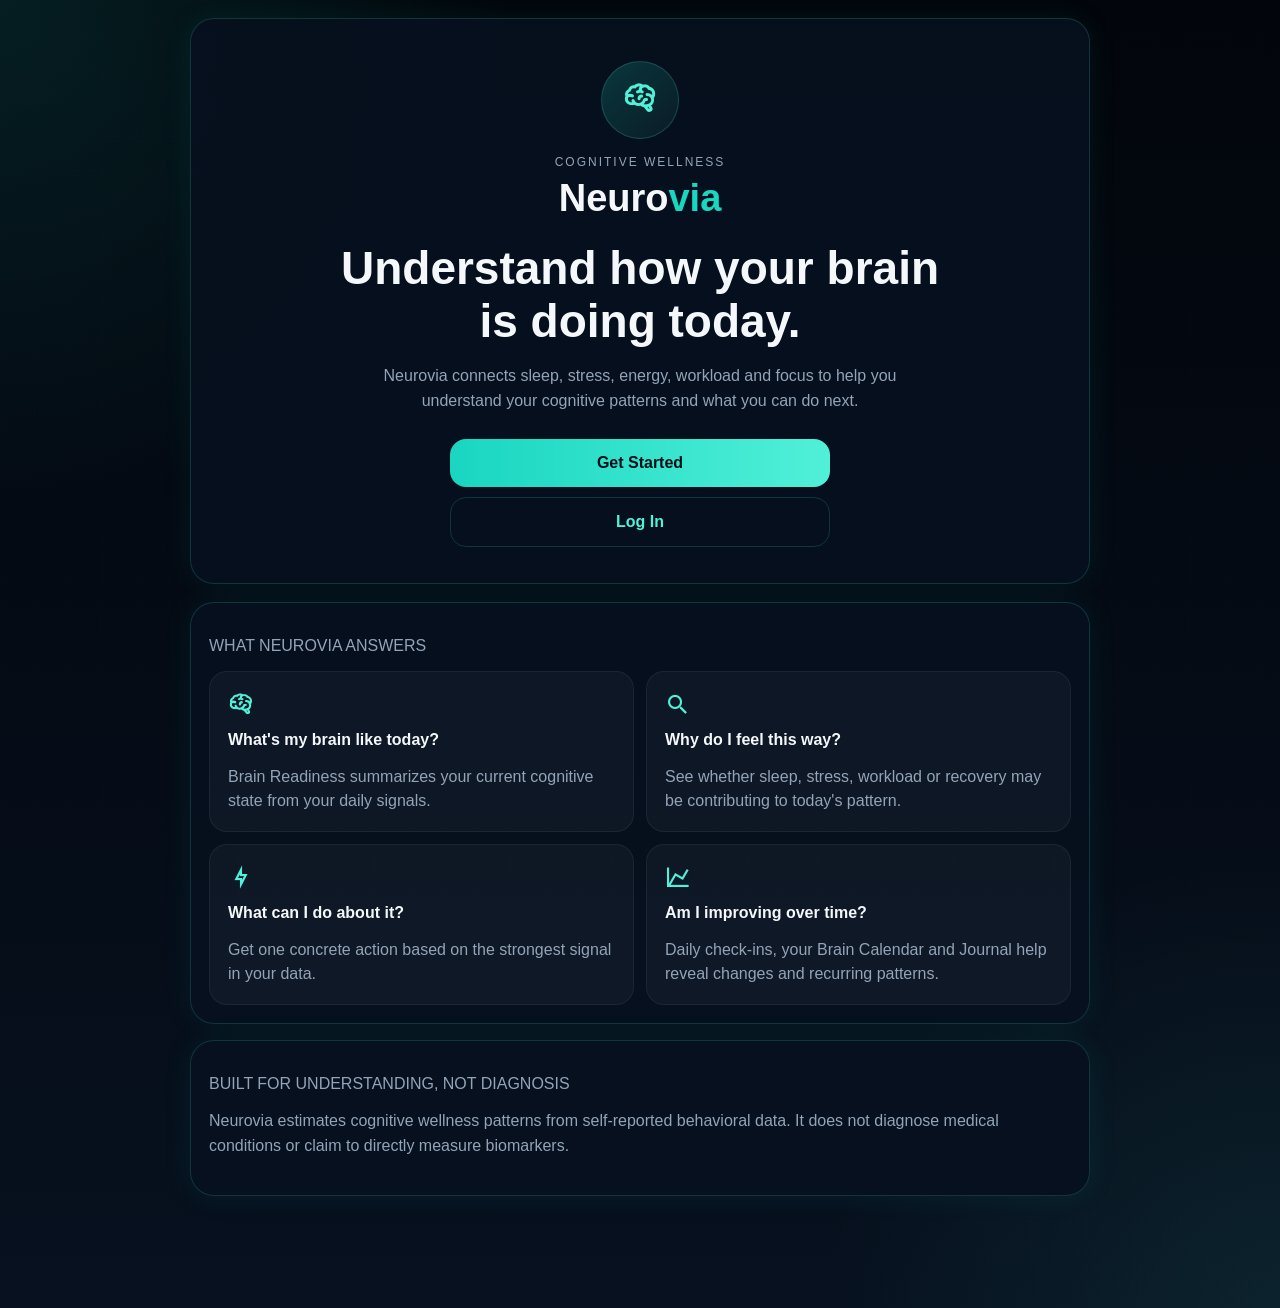
<file: index.html>
<!DOCTYPE html>
<html lang="en">

<head>
  <meta charset="UTF-8">

  <meta
    name="viewport"
    content="width=device-width, initial-scale=1.0"
  >

  <title>Neurovia</title>

  <link
    rel="stylesheet"
    href="css/materialdesignicons.min.css"
  >

  <link
    rel="stylesheet"
    href="css/personalizado.css"
  >
</head>

<body>

  <div class="grid-overlay"></div>

  <main class="screen-container">

    <div class="landing-shell">

      <section class="hero-card landing-hero">

        <div class="logo-circle">
          <i class="mdi mdi-brain"></i>
        </div>

        <p class="muted landing-label">
          COGNITIVE WELLNESS
        </p>

        <h1 class="brand-title">
          Neuro<span>via</span>
        </h1>

        <h2 class="landing-headline">
          Understand how your brain is doing today.
        </h2>

        <p class="brand-subtitle">
          Neurovia connects sleep, stress, energy,
          workload and focus to help you understand
          your cognitive patterns and what you can
          do next.
        </p>

        <div class="landing-actions">

          <button
            id="getStartedBtn"
            class="primary-btn"
            type="button"
          >
            Get Started
          </button>

          <button
            id="loginBtn"
            class="secondary-btn"
            type="button"
          >
            Log In
          </button>

        </div>

      </section>


      <section class="card">

        <p class="muted">
          WHAT NEUROVIA ANSWERS
        </p>

        <div class="landing-question-grid">

          <div class="landing-question">

            <i class="mdi mdi-brain"></i>

            <strong>
              What's my brain like today?
            </strong>

            <p>
              Brain Readiness summarizes your
              current cognitive state from your
              daily signals.
            </p>

          </div>


          <div class="landing-question">

            <i class="mdi mdi-magnify"></i>

            <strong>
              Why do I feel this way?
            </strong>

            <p>
              See whether sleep, stress, workload
              or recovery may be contributing to
              today's pattern.
            </p>

          </div>


          <div class="landing-question">

            <i class="mdi mdi-lightning-bolt-outline"></i>

            <strong>
              What can I do about it?
            </strong>

            <p>
              Get one concrete action based on
              the strongest signal in your data.
            </p>

          </div>


          <div class="landing-question">

            <i class="mdi mdi-chart-line"></i>

            <strong>
              Am I improving over time?
            </strong>

            <p>
              Daily check-ins, your Brain Calendar
              and Journal help reveal changes and
              recurring patterns.
            </p>

          </div>

        </div>

      </section>


      <section class="card">

        <p class="muted">
          BUILT FOR UNDERSTANDING, NOT DIAGNOSIS
        </p>

        <p class="section-subtitle">
          Neurovia estimates cognitive wellness
          patterns from self-reported behavioral
          data. It does not diagnose medical
          conditions or claim to directly measure
          biomarkers.
        </p>

      </section>

    </div>

  </main>


  <script>

    document
      .getElementById("getStartedBtn")
      .addEventListener("click", function () {

        window.location.href =
          "create-account.html";

      });


    document
      .getElementById("loginBtn")
      .addEventListener("click", function () {

        window.location.href =
          "login.html";

      });

  </script>

</body>
</html>
<!-- redeploy -->
</file>
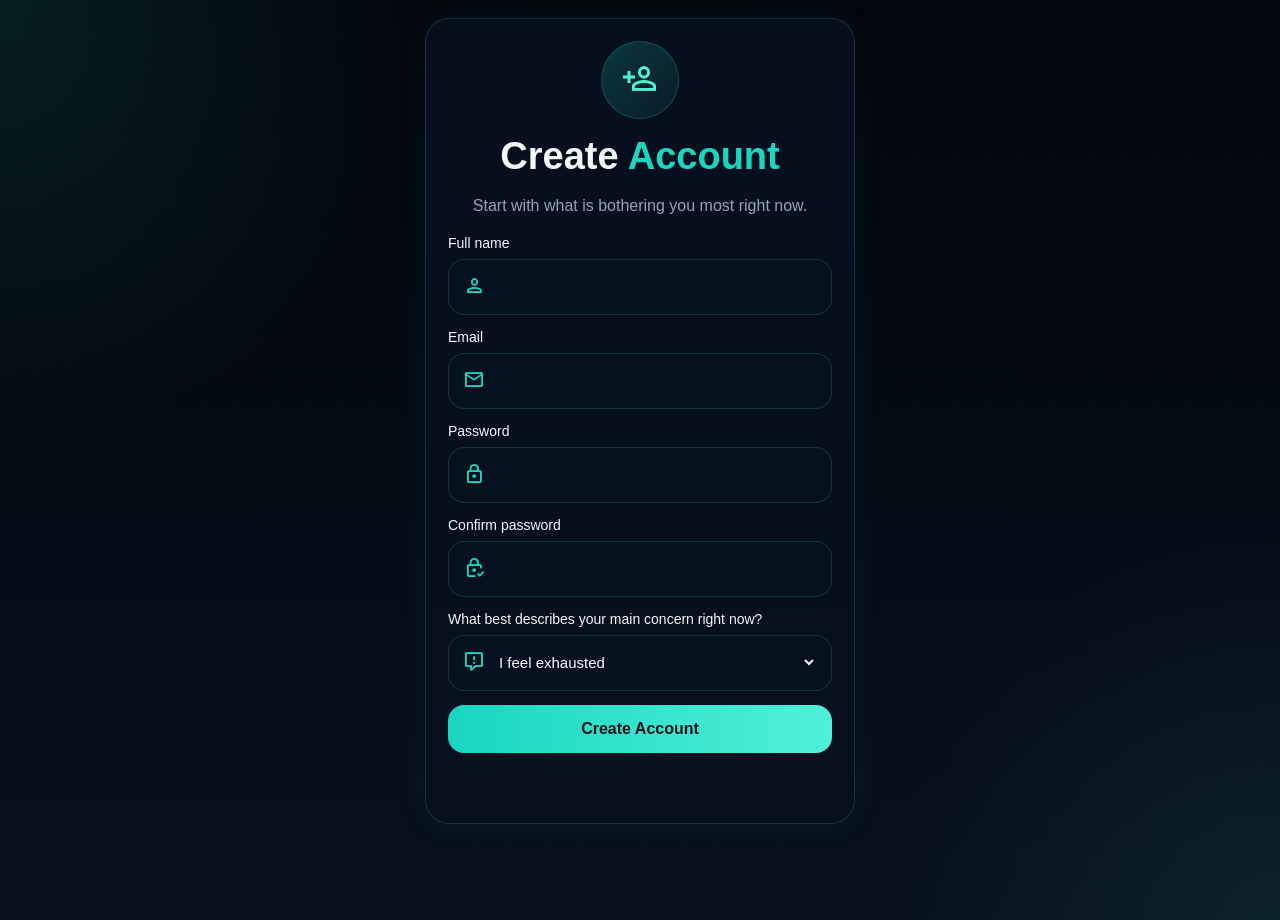
<file: create-account.html>
<!DOCTYPE html>
<html lang="en">
<head>
  <meta charset="UTF-8" />
  <meta name="viewport" content="width=device-width, initial-scale=1.0" />
  <title>Create Account</title>
  <link rel="stylesheet" href="css/materialdesignicons.min.css" />
  <link rel="stylesheet" href="css/personalizado.css" />
</head>
<body>
  <div class="grid-overlay"></div>
  <div class="screen-container">
    <div class="hero-card" style="max-width:430px;margin:auto;">
      <div class="logo-circle"><i class="mdi mdi-account-plus-outline"></i></div>
      <h1 class="brand-title">Create <span>Account</span></h1>
      <p class="brand-subtitle">Start with what is bothering you most right now.</p>

      <form id="createForm">
        <div class="input-row">
          <label>Full name</label>
          <div class="input-box">
            <i class="mdi mdi-account-outline"></i>
            <input id="name" type="text" />
          </div>
        </div>

        <div class="input-row">
          <label>Email</label>
          <div class="input-box">
            <i class="mdi mdi-email-outline"></i>
            <input id="email" type="email" />
          </div>
        </div>

        <div class="input-row">
          <label>Password</label>
          <div class="input-box">
            <i class="mdi mdi-lock-outline"></i>
            <input id="password" type="password" />
          </div>
        </div>

        <div class="input-row">
          <label>Confirm password</label>
          <div class="input-box">
            <i class="mdi mdi-lock-check-outline"></i>
            <input id="confirmPassword" type="password" />
          </div>
        </div>

        <div class="input-row">
          <label>What best describes your main concern right now?</label>
          <div class="input-box">
            <i class="mdi mdi-comment-alert-outline"></i>
            <select id="mainConcern">
              <option value="I feel exhausted">I feel exhausted</option>
              <option value="I can’t focus">I can’t focus</option>
              <option value="I wake up tired">I wake up tired</option>
              <option value="I feel mentally overloaded">I feel mentally overloaded</option>
              <option value="My routine feels unstable">My routine feels unstable</option>
            </select>
          </div>
        </div>

        <button class="primary-btn" type="submit">Create Account</button>
        <p id="createMessage" class="message-text"></p>
      </form>
    </div>
  </div>

  <script src="js/storage.js"></script>
  <script src="js/create-account.js"></script>
</body>
</html>
</file>
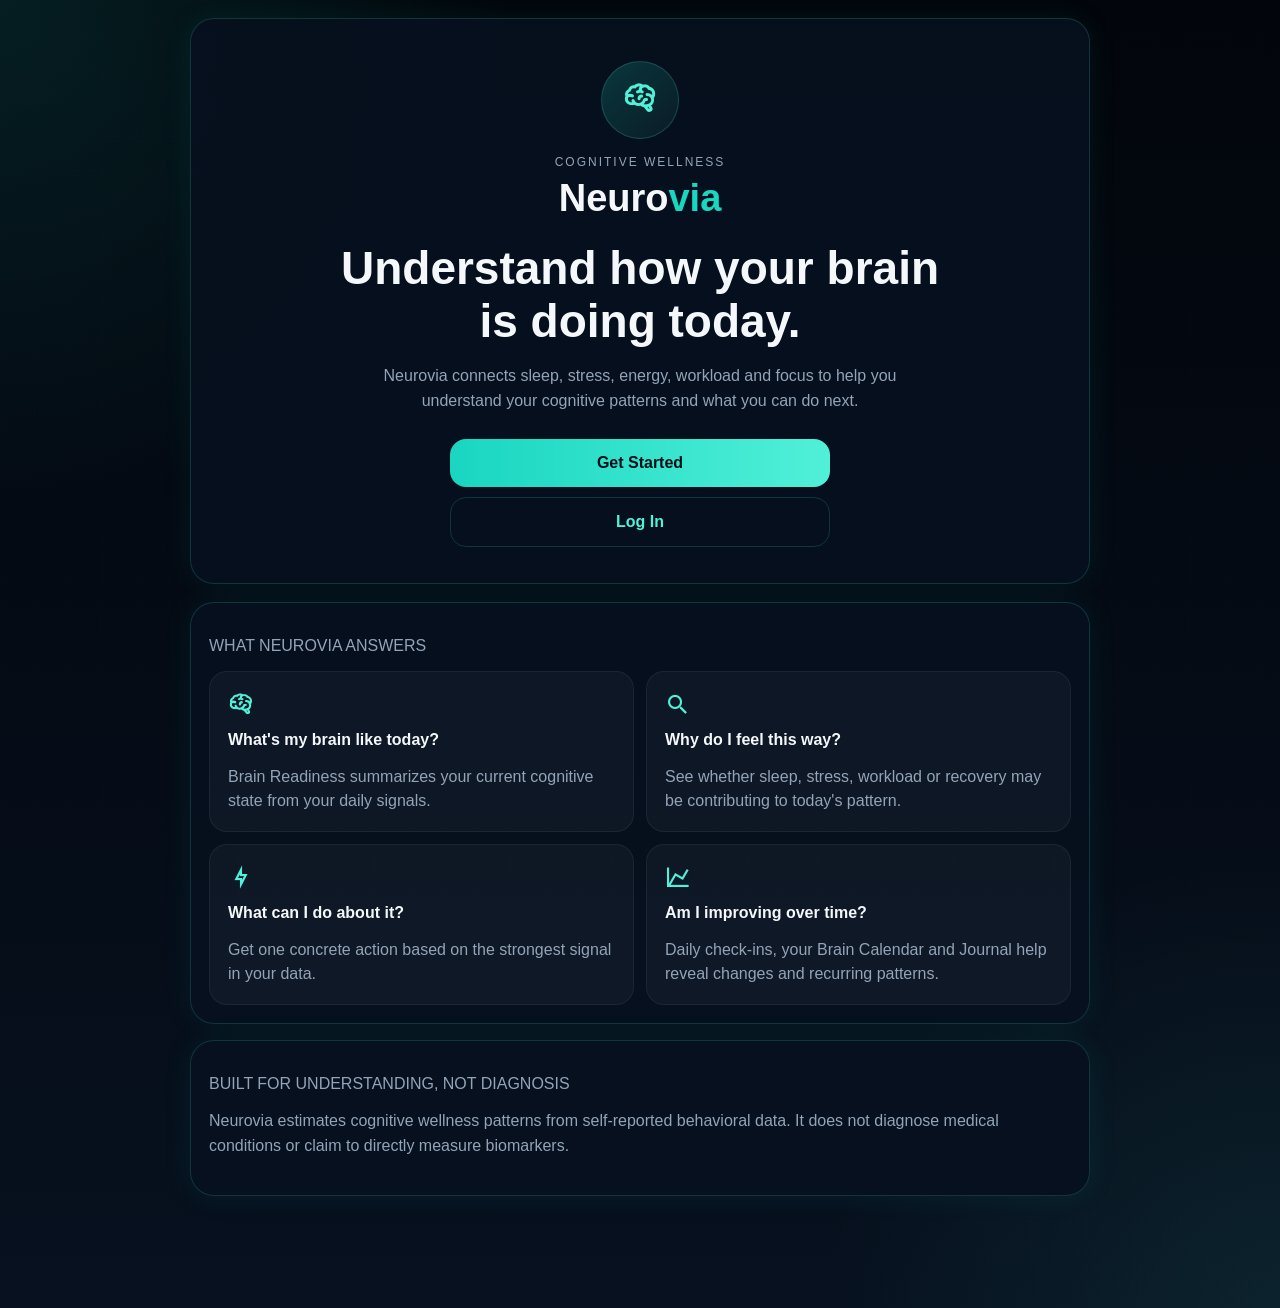
<file: daily-update.html>
<!DOCTYPE html>

<html lang="en">

<head>

  <meta charset="UTF-8">

  <meta
    name="viewport"
    content="width=device-width, initial-scale=1.0"
  >

  <title>
    Daily Check-In - Neurovia
  </title>

  <link
    rel="stylesheet"
    href="css/materialdesignicons.min.css"
  >

  <link
    rel="stylesheet"
    href="css/personalizado.css"
  >

</head>


<body>

  <div class="grid-overlay"></div>


  <main class="screen-container">


    <div
      class="hero-card"
      style="
        max-width:520px;
        margin:0 auto;
      "
    >


      <p class="muted">
        DAILY CHECK-IN
      </p>


      <h1 class="section-title">
        How is your brain doing today?
      </h1>


      <p class="section-subtitle">

        Track the signals that change from
        day to day.

        Neurovia uses them to estimate
        Brain Readiness, Recovery and
        Cognitive Load and to build
        personal patterns over time.

      </p>


      <form id="dailyUpdateForm">


        <!-- SLEEP TIME -->


        <div class="input-row">

          <label>
            What time did you fall asleep?
          </label>


          <div class="input-box">

            <i
              class="mdi mdi-weather-night"
            ></i>


            <input
              id="sleepTime"
              type="time"
              required
            >

          </div>

        </div>


        <!-- WAKE TIME -->


        <div class="input-row">

          <label>
            What time did you wake up?
          </label>


          <div class="input-box">

            <i
              class="mdi mdi-weather-sunset-up"
            ></i>


            <input
              id="wakeTime"
              type="time"
              required
            >

          </div>

        </div>


        <!-- SLEEP QUALITY -->


        <div class="input-row">

          <label>
            How was your sleep quality?
          </label>


          <div class="input-box">

            <i
              class="mdi mdi-bed-outline"
            ></i>


            <select
              id="sleepQuality"
              required
            >

              <option value="">
                Select 1–10
              </option>

              <option value="1">
                1 — Very poor
              </option>

              <option value="2">2</option>

              <option value="3">3</option>

              <option value="4">4</option>

              <option value="5">
                5 — Average
              </option>

              <option value="6">6</option>

              <option value="7">7</option>

              <option value="8">8</option>

              <option value="9">9</option>

              <option value="10">
                10 — Excellent
              </option>

            </select>

          </div>

        </div>


        <!-- RESTED -->


        <div class="input-row">

          <label>
            How rested did you feel when you woke up?
          </label>


          <div class="input-box">

            <i
              class="mdi mdi-weather-sunny"
            ></i>


            <select
              id="restedLevel"
              required
            >

              <option value="">
                Select 1–10
              </option>

              <option value="1">
                1 — Not rested at all
              </option>

              <option value="2">2</option>

              <option value="3">3</option>

              <option value="4">4</option>

              <option value="5">
                5 — Moderate
              </option>

              <option value="6">6</option>

              <option value="7">7</option>

              <option value="8">8</option>

              <option value="9">9</option>

              <option value="10">
                10 — Fully rested
              </option>

            </select>

          </div>

        </div>


        <!-- SCREEN BEFORE SLEEP -->


        <div class="input-row">

          <label>

            How much screen time did you have
            during the hour before sleep?

          </label>


          <div class="input-box">

            <i
              class="mdi mdi-cellphone"
            ></i>


            <select
              id="screenBeforeSleep"
              required
            >

              <option value="">
                Select
              </option>

              <option value="None">
                None
              </option>

              <option value="Less than 15 min">
                Less than 15 min
              </option>

              <option value="15 to 30 min">
                15 to 30 min
              </option>

              <option value="30 to 45 min">
                30 to 45 min
              </option>

              <option value="More than 45 min">
                More than 45 min
              </option>

            </select>

          </div>

        </div>


        <!-- STRESS -->


        <div class="input-row">

          <label>
            How stressed do you feel today?
          </label>


          <div class="input-box">

            <i
              class="mdi mdi-brain"
            ></i>


            <select
              id="stressLevel"
              required
            >

              <option value="">
                Select 1–10
              </option>

              <option value="1">
                1 — Very low
              </option>

              <option value="2">2</option>

              <option value="3">3</option>

              <option value="4">4</option>

              <option value="5">
                5 — Moderate
              </option>

              <option value="6">6</option>

              <option value="7">7</option>

              <option value="8">8</option>

              <option value="9">9</option>

              <option value="10">
                10 — Very high
              </option>

            </select>

          </div>

        </div>


        <!-- ENERGY -->


        <div class="input-row">

          <label>
            How is your energy today?
          </label>


          <div class="input-box">

            <i
              class="mdi mdi-lightning-bolt-outline"
            ></i>


            <select
              id="energyLevel"
              required
            >

              <option value="">
                Select 1–10
              </option>

              <option value="1">
                1 — Exhausted
              </option>

              <option value="2">2</option>

              <option value="3">3</option>

              <option value="4">4</option>

              <option value="5">
                5 — Moderate
              </option>

              <option value="6">6</option>

              <option value="7">7</option>

              <option value="8">8</option>

              <option value="9">9</option>

              <option value="10">
                10 — Very energized
              </option>

            </select>

          </div>

        </div>


        <!-- MENTAL DEMAND -->


        <div class="input-row">

          <label>
            How mentally demanding was your day?
          </label>


          <div class="input-box">

            <i
              class="mdi mdi-chart-timeline-variant"
            ></i>


            <select
              id="workloadLevel"
              required
            >

              <option value="">
                Select 1–10
              </option>

              <option value="1">
                1 — Very light
              </option>

              <option value="2">2</option>

              <option value="3">3</option>

              <option value="4">4</option>

              <option value="5">
                5 — Moderate
              </option>

              <option value="6">6</option>

              <option value="7">7</option>

              <option value="8">8</option>

              <option value="9">9</option>

              <option value="10">
                10 — Extremely demanding
              </option>

            </select>

          </div>

        </div>


        <!-- DISTRACTION -->


        <div class="input-row">

          <label>
            How distracting was your environment?
          </label>


          <div class="input-box">

            <i
              class="mdi mdi-eye-off-outline"
            ></i>


            <select
              id="distractionLevel"
              required
            >

              <option value="">
                Select 1–5
              </option>

              <option value="1">
                1 — Very focused environment
              </option>

              <option value="2">
                2 — Slightly distracting
              </option>

              <option value="3">
                3 — Moderately distracting
              </option>

              <option value="4">
                4 — Very distracting
              </option>

              <option value="5">
                5 — Extremely distracting
              </option>

            </select>

          </div>

        </div>


        <!-- BREAKS -->


        <div class="input-row">

          <label>

            Did you take real breaks between
            demanding activities today?

          </label>


          <div class="input-box">

            <i
              class="mdi mdi-coffee-outline"
            ></i>


            <select
              id="breaksLevel"
              required
            >

              <option value="">
                Select
              </option>

              <option value="None">
                None
              </option>

              <option value="Few">
                Few
              </option>

              <option value="Some">
                Some
              </option>

              <option value="Enough">
                Enough
              </option>

            </select>

          </div>

        </div>


        <!-- FOCUS -->


        <div class="input-row">

          <label>
            How well could you focus today?
          </label>


          <div class="input-box">

            <i
              class="mdi mdi-crosshairs-gps"
            ></i>


            <select
              id="focusLevel"
              required
            >

              <option value="">
                Select 1–10
              </option>

              <option value="1">
                1 — Could not focus
              </option>

              <option value="2">2</option>

              <option value="3">3</option>

              <option value="4">4</option>

              <option value="5">
                5 — Moderate
              </option>

              <option value="6">6</option>

              <option value="7">7</option>

              <option value="8">8</option>

              <option value="9">9</option>

              <option value="10">
                10 — Very focused
              </option>

            </select>

          </div>

        </div>


        <button
          class="primary-btn"
          type="submit"
        >
          Analyze my day
        </button>


        <button
          class="secondary-btn"
          type="button"
          style="margin-top:10px;"
          onclick="
            window.location.href =
            'dashboard.html'
          "
        >
          Back
        </button>


        <p
          id="dailyUpdateMessage"
          class="message-text"
        ></p>


      </form>


    </div>


  </main>


  <script
    src="js/storage.js"
  ></script>


  <script
    src="js/scoring.js"
  ></script>


  <script
    src="js/daily-update.js"
  ></script>


</body>

</html>
</file>
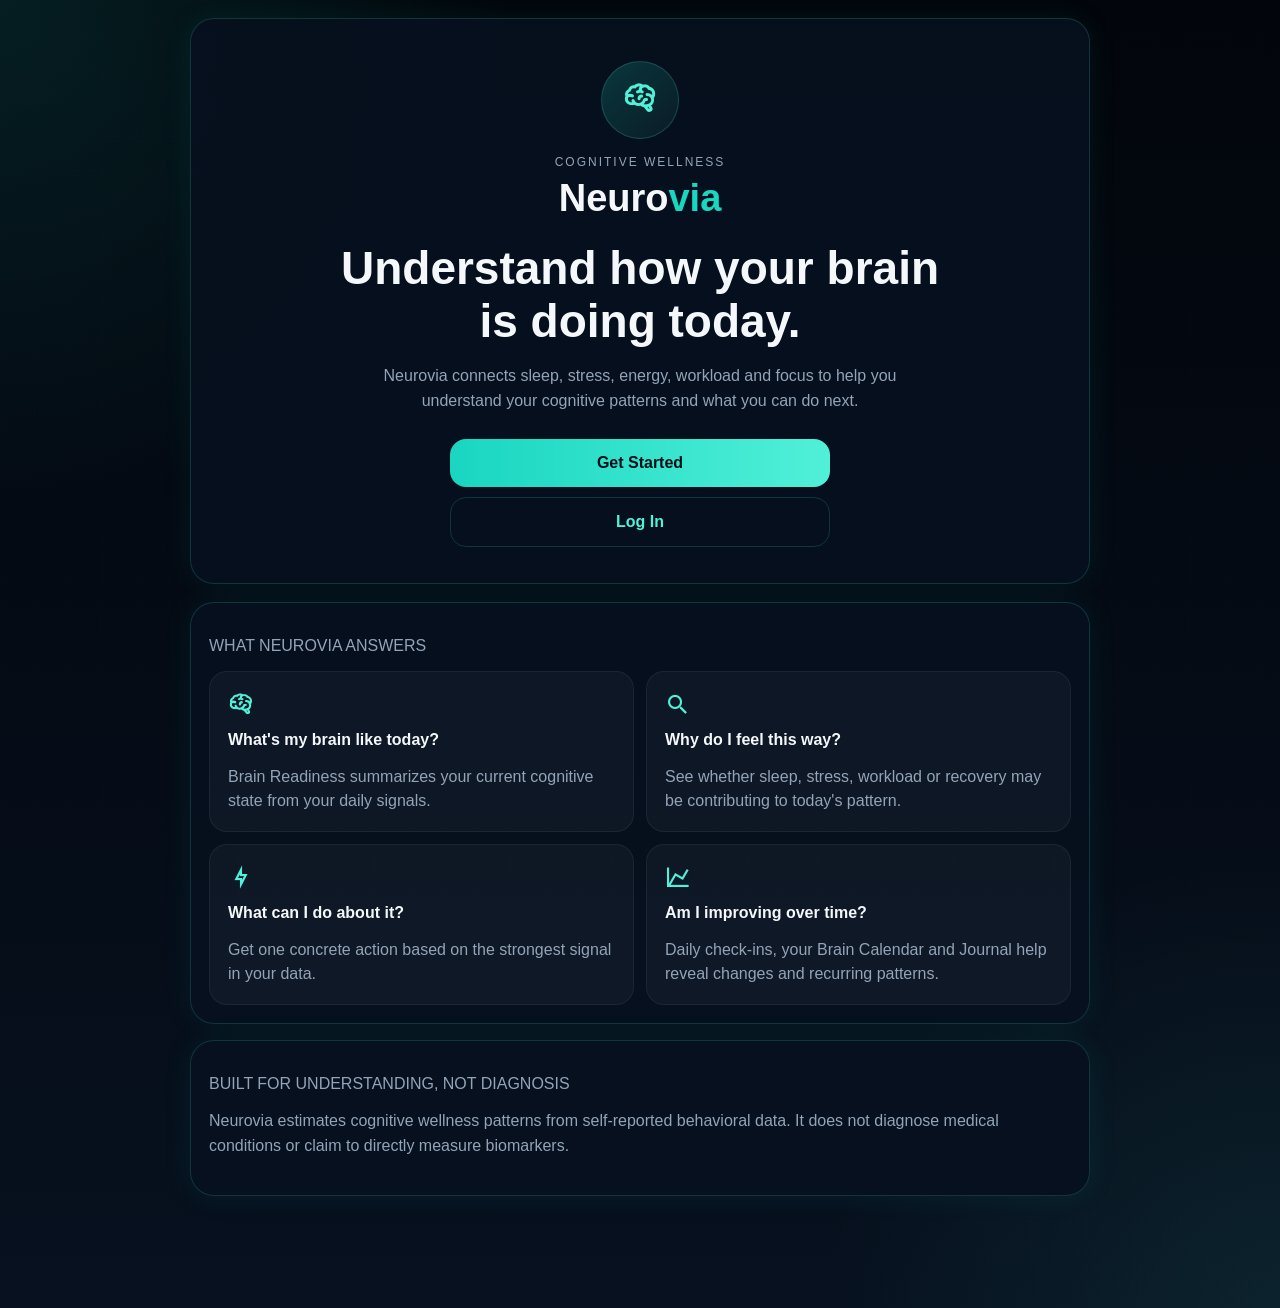
<file: dashboard.html>
<!DOCTYPE html>
<html lang="en">

<head>
  <meta charset="UTF-8">

  <meta
    name="viewport"
    content="width=device-width, initial-scale=1.0"
  >

  <title>Neurovia</title>

  <link
    rel="stylesheet"
    href="css/materialdesignicons.min.css"
  >

  <link
    rel="stylesheet"
    href="css/personalizado.css"
  >
</head>

<body>

  <div class="grid-overlay"></div>

  <div class="screen-container">

    <section id="homeTab"></section>

    <section
      id="improvementTab"
      class="hidden"
    ></section>

    <section
      id="calendarTab"
      class="hidden"
    ></section>

    <section
      id="journalTab"
      class="hidden"
    ></section>

    <section
      id="profileTab"
      class="hidden"
    ></section>

  </div>

  <nav class="tabbar">

    <button
      class="tab-btn active"
      data-tab="home"
    >
      <i class="mdi mdi-brain"></i>
      Today
    </button>

    <button
      class="tab-btn"
      data-tab="improvement"
    >
      <i class="mdi mdi-chart-line"></i>
      Improve
    </button>

    <button
      class="tab-btn"
      data-tab="calendar"
    >
      <i class="mdi mdi-calendar-month-outline"></i>
      Calendar
    </button>

    <button
      class="tab-btn"
      data-tab="journal"
    >
      <i class="mdi mdi-tag-multiple-outline"></i>
      Journal
    </button>

    <button
      class="tab-btn"
      data-tab="profile"
    >
      <i class="mdi mdi-account-outline"></i>
      Profile
    </button>

  </nav>

  <script src="js/storage.js"></script>
  <script src="js/questions.js"></script>
  <script src="js/scoring.js"></script>
  <script src="js/insights.js"></script>

  <script src="js/brain-calendar.js"></script>
  <script src="js/brain-journal.js"></script>
  <script src="js/recovery-tools.js"></script>

  <script src="js/dashboard.js"></script>

</body>
</html>
</file>
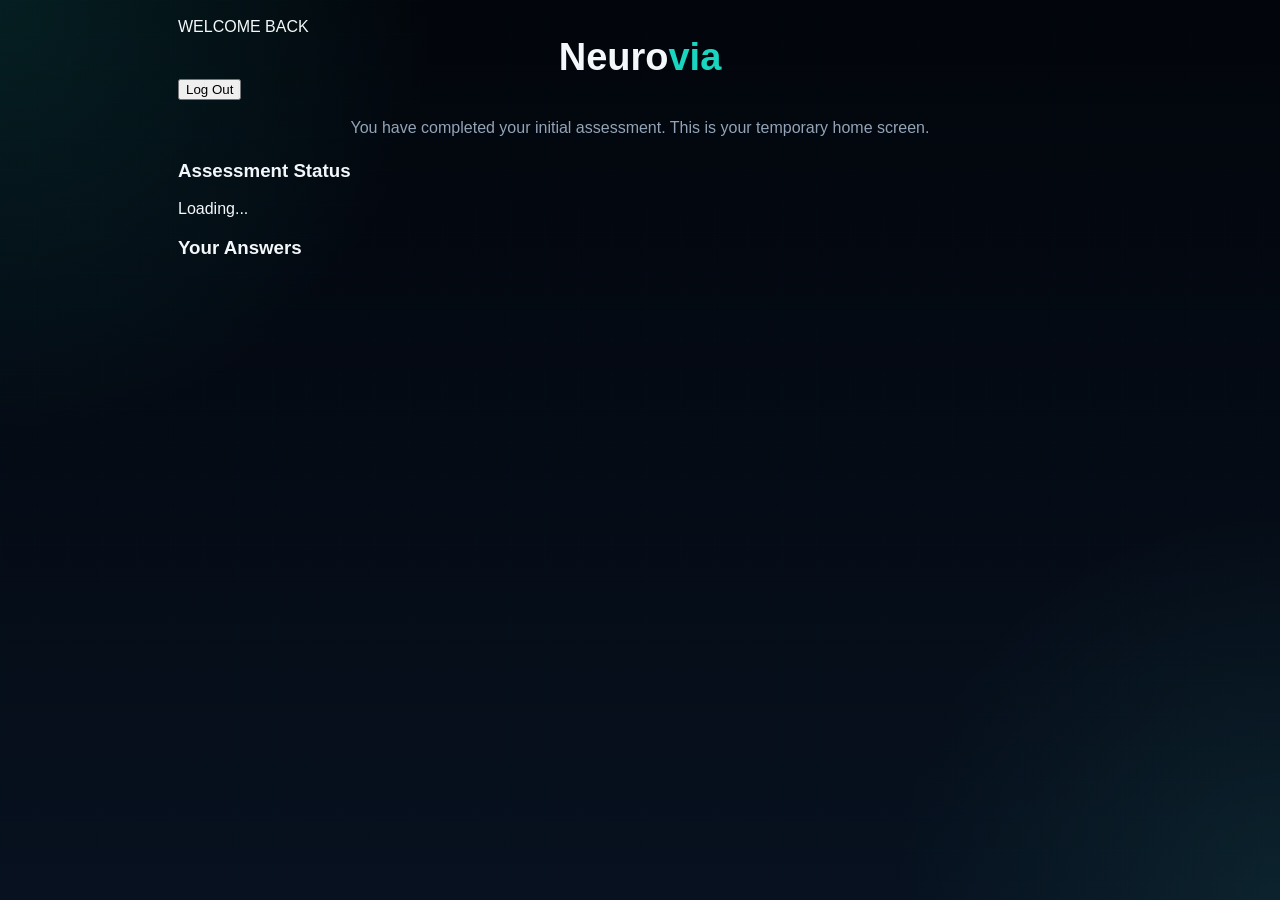
<file: home.html>
<!DOCTYPE html>
<html lang="en">
<head>
  <meta charset="UTF-8">
  <meta name="viewport" content="width=device-width, initial-scale=1.0">
  <title>Neurovia Home</title>
  <link rel="stylesheet" href="css/materialdesignicons.min.css">
  <link rel="stylesheet" href="css/personalizado.css">
</head>
<body>
  <div class="screen-container">
    <div class="background-glow glow-1"></div>
    <div class="background-glow glow-2"></div>
    <div class="grid-overlay"></div>

    <div class="main-card home-card">
      <div class="home-top">
        <div>
          <div class="brand-badge">WELCOME BACK</div>
          <h1 id="welcomeText" class="brand-title">Neuro<span>via</span></h1>
        </div>
        <button id="logoutBtn" class="small-btn">Log Out</button>
      </div>

      <p class="brand-subtitle">
        You have completed your initial assessment. This is your temporary home screen.
      </p>

      <div class="info-box">
        <h3>Assessment Status</h3>
        <p id="statusText">Loading...</p>
      </div>

      <div class="info-box">
        <h3>Your Answers</h3>
        <div id="answersList" class="answers-list"></div>
      </div>
    </div>
  </div>

  <script src="js/storage.js"></script>
  <script src="js/home.js"></script>
</body>
</html>
</file>
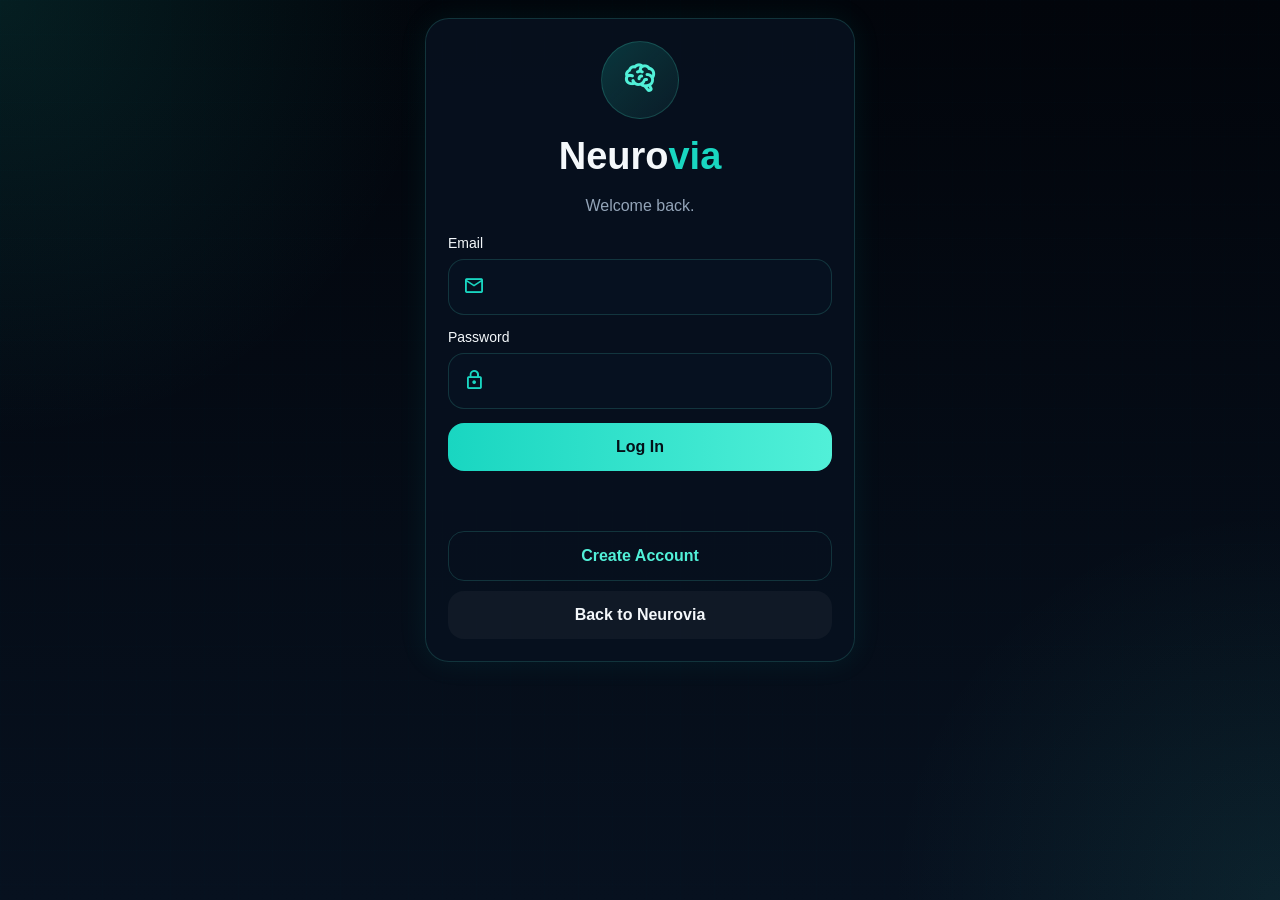
<file: login.html>
<!DOCTYPE html>
<html lang="en">

<head>
  <meta charset="UTF-8">

  <meta
    name="viewport"
    content="width=device-width, initial-scale=1.0"
  >

  <title>Log In - Neurovia</title>

  <link
    rel="stylesheet"
    href="css/materialdesignicons.min.css"
  >

  <link
    rel="stylesheet"
    href="css/personalizado.css"
  >
</head>

<body>

  <div class="grid-overlay"></div>

  <div class="screen-container">

    <div
      class="hero-card"
      style="max-width:430px;margin:auto;"
    >

      <div class="logo-circle">
        <i class="mdi mdi-brain"></i>
      </div>

      <h1 class="brand-title">
        Neuro<span>via</span>
      </h1>

      <p class="brand-subtitle">
        Welcome back.
      </p>


      <form id="loginForm">

        <div class="input-row">

          <label>Email</label>

          <div class="input-box">

            <i class="mdi mdi-email-outline"></i>

            <input
              id="email"
              type="email"
              required
            >

          </div>

        </div>


        <div class="input-row">

          <label>Password</label>

          <div class="input-box">

            <i class="mdi mdi-lock-outline"></i>

            <input
              id="password"
              type="password"
              required
            >

          </div>

        </div>


        <button
          class="primary-btn"
          type="submit"
        >
          Log In
        </button>

        <p
          id="loginMessage"
          class="message-text"
        ></p>

      </form>


      <button
        id="createAccountBtn"
        class="secondary-btn"
        type="button"
        style="margin-top:12px;"
      >
        Create Account
      </button>


      <button
        id="backHomeBtn"
        class="ghost-btn"
        type="button"
        style="margin-top:10px;"
      >
        Back to Neurovia
      </button>

    </div>

  </div>


  <script src="js/storage.js"></script>

  <script src="js/app-login.js"></script>

  <script>
    document
      .getElementById("backHomeBtn")
      .addEventListener(
        "click",
        function () {
          window.location.href =
            "index.html";
        }
      );
  </script>

</body>
</html>
</file>
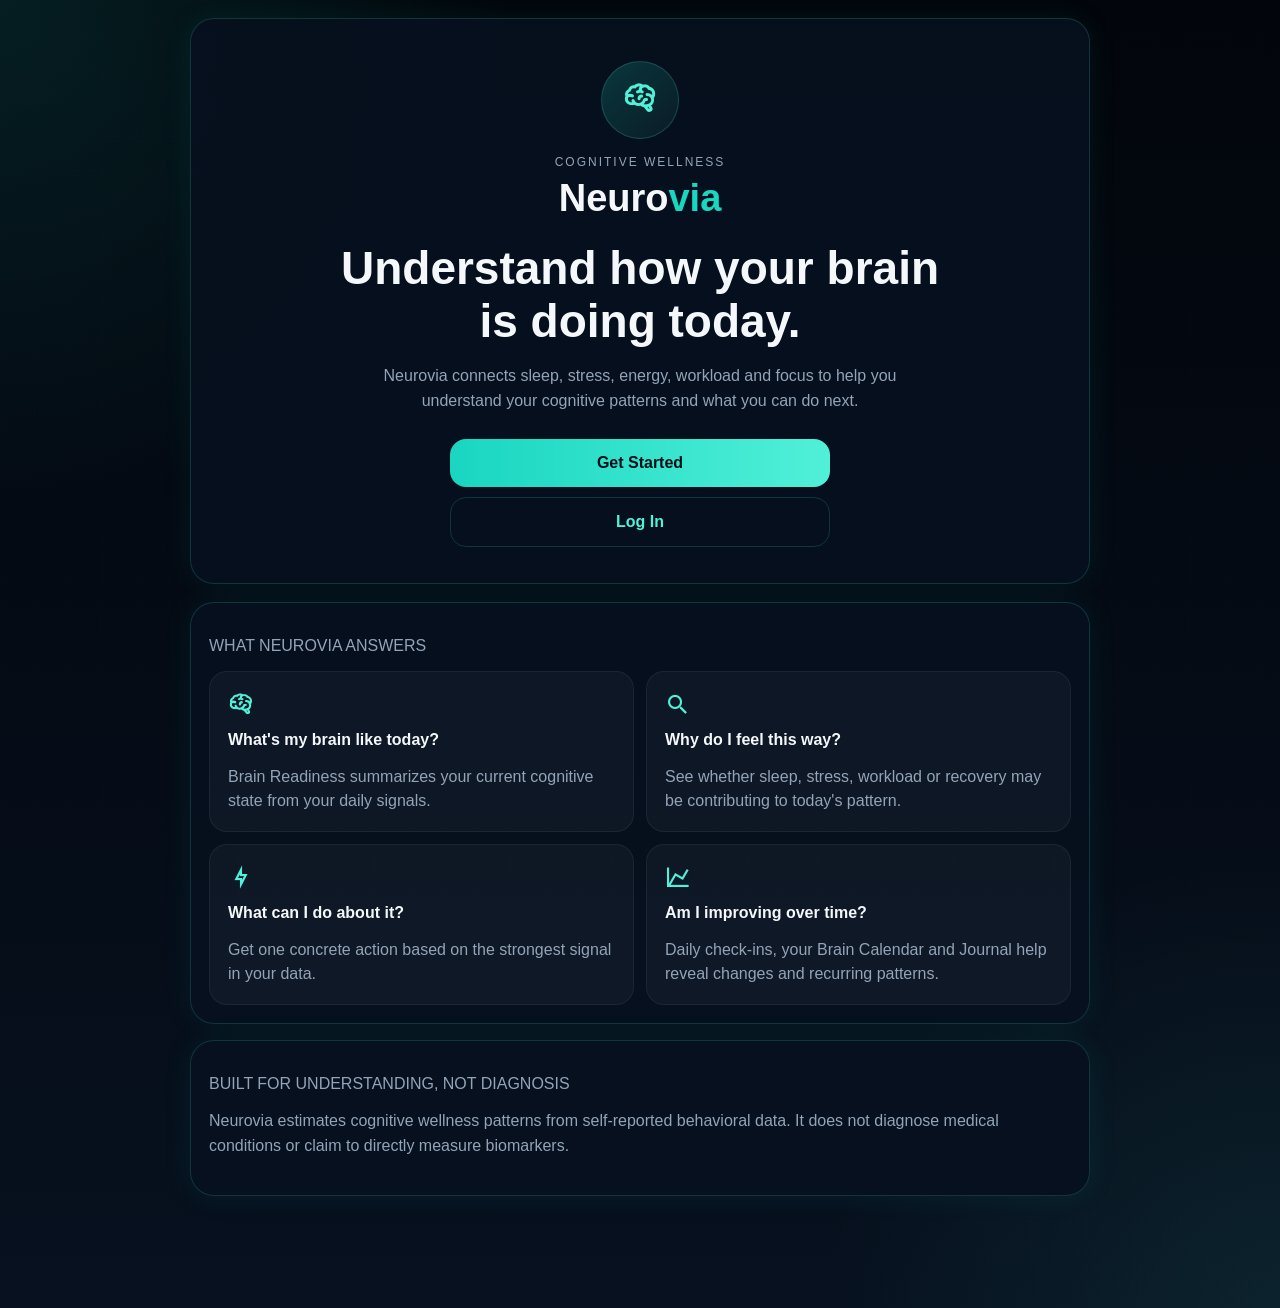
<file: onboarding.html>
<!DOCTYPE html>
<html lang="en">
<head>
  <meta charset="UTF-8" />
  <meta name="viewport" content="width=device-width, initial-scale=1.0" />
  <title>Initial Assessment - Neurovia</title>
  <link rel="stylesheet" href="css/materialdesignicons.min.css" />
  <link rel="stylesheet" href="css/personalizado.css" />
</head>
<body>
  <div class="grid-overlay"></div>
  <div class="screen-container">
    <div class="hero-card" style="max-width:520px;margin:auto;">
      <div id="progressDots" class="progress-dots"></div>
      <p id="progressLabel" class="muted" style="text-align:center;"></p>
      <h1 id="questionTitle" class="question-title"></h1>
      <p class="question-subtitle" style="text-align:center;">Answer honestly to personalize your dashboard.</p>

      <div id="questionInputArea"></div>
      <p id="onboardingMessage" class="message-text"></p>

      <div class="row two" style="margin-top:18px;">
        <button id="backBtn" class="secondary-btn" type="button">Back</button>
        <button id="nextBtn" class="primary-btn" type="button">Next</button>
      </div>
    </div>
  </div>

  <script src="js/storage.js"></script>
  <script src="js/questions.js"></script>
  <script src="js/scoring.js"></script>
  <script src="js/onboarding.js"></script>
</body>
</html>
</file>
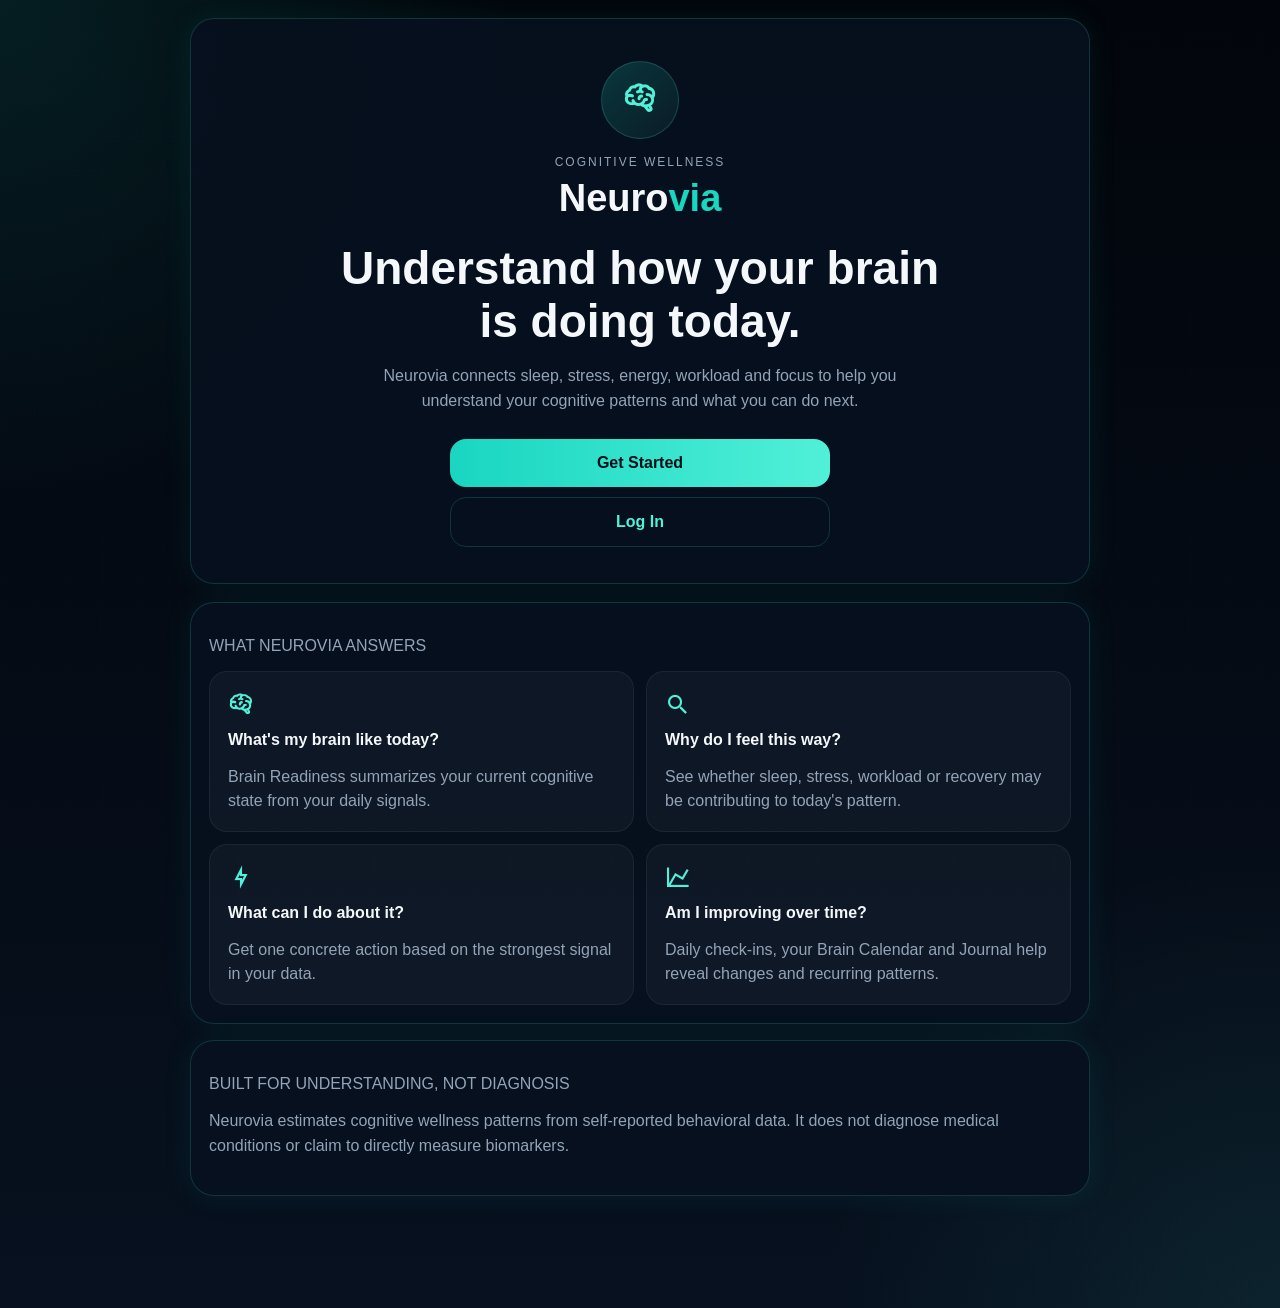
<file: previous-days.html>
<!DOCTYPE html>
<html lang="en">

<head>
  <meta charset="UTF-8">

  <meta
    name="viewport"
    content="width=device-width, initial-scale=1.0"
  >

  <title>Previous Days - Neurovia</title>

  <link
    rel="stylesheet"
    href="css/materialdesignicons.min.css"
  >

  <link
    rel="stylesheet"
    href="css/personalizado.css"
  >
</head>

<body>

  <div class="grid-overlay"></div>

  <main class="screen-container">

    <div
      class="hero-card"
      style="max-width:620px;margin:0 auto 16px;"
    >

      <p class="muted">
        PREVIOUS DAYS
      </p>

      <h1 class="section-title">
        Look back at your days.
      </h1>

      <p class="section-subtitle">
        Choose a date to view your check-in.
        If you forgot to complete one, you can
        add it here.
      </p>

      <div class="input-row">

        <label>
          Choose a day
        </label>

        <div class="input-box">

          <i class="mdi mdi-calendar"></i>

          <input
            id="selectedDate"
            type="date"
          >

        </div>

      </div>

      <p
        id="previousMessage"
        class="message-text"
      ></p>

    </div>


    <!-- NO CHECK-IN -->

    <section
      id="missingDayView"
      class="hidden"
      style="max-width:620px;margin:0 auto;"
    >

      <div class="card">

        <p class="muted">
          NO CHECK-IN
        </p>

        <h2 id="missingDateTitle">
          Nothing was recorded for this day.
        </h2>

        <p class="section-subtitle">
          If you forgot to complete your Daily
          Check-In, you can add it now.
        </p>

        <button
          id="addMissingDayBtn"
          class="primary-btn"
          type="button"
        >
          Add Check-In for this day
        </button>

      </div>

    </section>


    <!-- READ-ONLY DAY VIEW -->

    <section
      id="dayView"
      class="hidden"
      style="max-width:620px;margin:0 auto;"
    >

      <div class="hero-card">

        <p class="muted">
          SELECTED DAY
        </p>

        <h1
          id="viewDate"
          class="section-title"
        ></h1>

        <div
          id="readinessNumber"
          class="brain-readiness-number"
        >
          --
        </div>

        <p class="section-subtitle">
          Brain Readiness
        </p>

        <div class="bar-bg">
          <div
            id="readinessBar"
            class="bar-fill"
            style="width:0%;"
          ></div>
        </div>

      </div>


      <div class="row two">

        <div class="metric-card">
          <div class="metric-label">
            Recovery
          </div>

          <div
            id="viewRecovery"
            class="metric-value"
          >
            --
          </div>
        </div>


        <div class="metric-card">
          <div class="metric-label">
            Cognitive Load
          </div>

          <div
            id="viewCognitiveLoad"
            class="metric-value"
          >
            --
          </div>
        </div>


        <div class="metric-card">
          <div class="metric-label">
            Focus
          </div>

          <div
            id="viewFocus"
            class="metric-value"
          >
            --
          </div>
        </div>


        <div class="metric-card">
          <div class="metric-label">
            Sleep
          </div>

          <div
            id="viewSleep"
            class="metric-value"
          >
            --
          </div>
        </div>

      </div>


      <div class="card">

        <p class="muted">
          CHECK-IN DETAILS
        </p>

        <div class="info-table">

          <div class="info-row">
            <strong>Fell asleep</strong>
            <span id="viewSleepTime">--</span>
          </div>

          <div class="info-row">
            <strong>Woke up</strong>
            <span id="viewWakeTime">--</span>
          </div>

          <div class="info-row">
            <strong>Sleep duration</strong>
            <span id="viewSleepHours">--</span>
          </div>

          <div class="info-row">
            <strong>Sleep quality</strong>
            <span id="viewSleepQuality">--</span>
          </div>

          <div class="info-row">
            <strong>Rested after waking</strong>
            <span id="viewRested">--</span>
          </div>

          <div class="info-row">
            <strong>Screen before sleep</strong>
            <span id="viewScreenBeforeSleep">--</span>
          </div>

          <div class="info-row">
            <strong>Stress</strong>
            <span id="viewStress">--</span>
          </div>

          <div class="info-row">
            <strong>Energy</strong>
            <span id="viewEnergy">--</span>
          </div>

          <div class="info-row">
            <strong>Mental demand</strong>
            <span id="viewWorkload">--</span>
          </div>

          <div class="info-row">
            <strong>Environmental distraction</strong>
            <span id="viewDistraction">--</span>
          </div>

          <div class="info-row">
            <strong>Breaks</strong>
            <span id="viewBreaks">--</span>
          </div>

          <div class="info-row">
            <strong>Focus</strong>
            <span id="viewFocusDetail">--</span>
          </div>

        </div>

      </div>


      <button
        id="editDayBtn"
        class="secondary-btn"
        type="button"
      >
        Edit this day
      </button>

    </section>


    <!-- ADD / EDIT FORM -->

    <section
      id="editDaySection"
      class="hidden"
      style="max-width:620px;margin:16px auto 0;"
    >

      <div class="card">

        <p
          id="formModeLabel"
          class="muted"
        >
          CHECK-IN
        </p>

        <h2 id="formTitle">
          Daily Check-In
        </h2>

        <p
          id="formSubtitle"
          class="section-subtitle"
        ></p>

        <form id="previousDayForm">


          <div class="input-row">

            <label>
              What time did you fall asleep?
            </label>

            <div class="input-box">
              <i class="mdi mdi-weather-night"></i>

              <input
                id="sleepTime"
                type="time"
                required
              >
            </div>

          </div>


          <div class="input-row">

            <label>
              What time did you wake up?
            </label>

            <div class="input-box">
              <i class="mdi mdi-weather-sunset-up"></i>

              <input
                id="wakeTime"
                type="time"
                required
              >
            </div>

          </div>


          <div class="input-row">

            <label>
              How was your sleep quality?
            </label>

            <div class="input-box">

              <i class="mdi mdi-bed-outline"></i>

              <select
                id="sleepQuality"
                required
              >
                <option value="">
                  Select 1–10
                </option>

                <option value="1">1 — Very poor</option>
                <option value="2">2</option>
                <option value="3">3</option>
                <option value="4">4</option>
                <option value="5">5 — Average</option>
                <option value="6">6</option>
                <option value="7">7</option>
                <option value="8">8</option>
                <option value="9">9</option>
                <option value="10">10 — Excellent</option>
              </select>

            </div>

          </div>


          <div class="input-row">

            <label>
              How rested did you feel when you woke up?
            </label>

            <div class="input-box">

              <i class="mdi mdi-weather-sunny"></i>

              <select
                id="restedLevel"
                required
              >
                <option value="">
                  Select 1–10
                </option>

                <option value="1">1 — Not rested at all</option>
                <option value="2">2</option>
                <option value="3">3</option>
                <option value="4">4</option>
                <option value="5">5 — Moderate</option>
                <option value="6">6</option>
                <option value="7">7</option>
                <option value="8">8</option>
                <option value="9">9</option>
                <option value="10">10 — Fully rested</option>
              </select>

            </div>

          </div>


          <div class="input-row">

            <label>
              How much screen time did you have during the hour before sleep?
            </label>

            <div class="input-box">

              <i class="mdi mdi-cellphone"></i>

              <select
                id="screenBeforeSleep"
                required
              >
                <option value="">
                  Select
                </option>

                <option value="None">
                  None
                </option>

                <option value="Less than 15 min">
                  Less than 15 min
                </option>

                <option value="15 to 30 min">
                  15 to 30 min
                </option>

                <option value="30 to 45 min">
                  30 to 45 min
                </option>

                <option value="More than 45 min">
                  More than 45 min
                </option>
              </select>

            </div>

          </div>


          <div class="input-row">

            <label>
              How stressed did you feel?
            </label>

            <div class="input-box">

              <i class="mdi mdi-brain"></i>

              <select
                id="stressLevel"
                required
              >
                <option value="">
                  Select 1–10
                </option>

                <option value="1">1 — Very low</option>
                <option value="2">2</option>
                <option value="3">3</option>
                <option value="4">4</option>
                <option value="5">5 — Moderate</option>
                <option value="6">6</option>
                <option value="7">7</option>
                <option value="8">8</option>
                <option value="9">9</option>
                <option value="10">10 — Very high</option>
              </select>

            </div>

          </div>


          <div class="input-row">

            <label>
              How was your energy?
            </label>

            <div class="input-box">

              <i class="mdi mdi-lightning-bolt-outline"></i>

              <select
                id="energyLevel"
                required
              >
                <option value="">
                  Select 1–10
                </option>

                <option value="1">1 — Exhausted</option>
                <option value="2">2</option>
                <option value="3">3</option>
                <option value="4">4</option>
                <option value="5">5 — Moderate</option>
                <option value="6">6</option>
                <option value="7">7</option>
                <option value="8">8</option>
                <option value="9">9</option>
                <option value="10">10 — Very energized</option>
              </select>

            </div>

          </div>


          <div class="input-row">

            <label>
              How mentally demanding was the day?
            </label>

            <div class="input-box">

              <i class="mdi mdi-chart-timeline-variant"></i>

              <select
                id="workloadLevel"
                required
              >
                <option value="">
                  Select 1–10
                </option>

                <option value="1">1 — Very light</option>
                <option value="2">2</option>
                <option value="3">3</option>
                <option value="4">4</option>
                <option value="5">5 — Moderate</option>
                <option value="6">6</option>
                <option value="7">7</option>
                <option value="8">8</option>
                <option value="9">9</option>
                <option value="10">10 — Extremely demanding</option>
              </select>

            </div>

          </div>


          <div class="input-row">

            <label>
              How distracting was your environment?
            </label>

            <div class="input-box">

              <i class="mdi mdi-eye-off-outline"></i>

              <select
                id="distractionLevel"
                required
              >
                <option value="">
                  Select 1–5
                </option>

                <option value="1">
                  1 — Very focused environment
                </option>

                <option value="2">
                  2 — Slightly distracting
                </option>

                <option value="3">
                  3 — Moderately distracting
                </option>

                <option value="4">
                  4 — Very distracting
                </option>

                <option value="5">
                  5 — Extremely distracting
                </option>
              </select>

            </div>

          </div>


          <div class="input-row">

            <label>
              Did you take real breaks between demanding activities?
            </label>

            <div class="input-box">

              <i class="mdi mdi-coffee-outline"></i>

              <select
                id="breaksLevel"
                required
              >
                <option value="">
                  Select
                </option>

                <option value="None">
                  None
                </option>

                <option value="Few">
                  Few
                </option>

                <option value="Some">
                  Some
                </option>

                <option value="Enough">
                  Enough
                </option>
              </select>

            </div>

          </div>


          <div class="input-row">

            <label>
              How well could you focus?
            </label>

            <div class="input-box">

              <i class="mdi mdi-crosshairs-gps"></i>

              <select
                id="focusLevel"
                required
              >
                <option value="">
                  Select 1–10
                </option>

                <option value="1">1 — Could not focus</option>
                <option value="2">2</option>
                <option value="3">3</option>
                <option value="4">4</option>
                <option value="5">5 — Moderate</option>
                <option value="6">6</option>
                <option value="7">7</option>
                <option value="8">8</option>
                <option value="9">9</option>
                <option value="10">10 — Very focused</option>
              </select>

            </div>

          </div>


          <button
            id="saveDayBtn"
            class="primary-btn"
            type="submit"
          >
            Save Check-In
          </button>


          <button
            id="cancelEditBtn"
            class="secondary-btn"
            type="button"
            style="margin-top:10px;"
          >
            Cancel
          </button>

        </form>

      </div>

    </section>


    <div
      style="
        max-width:620px;
        margin:16px auto 0;
      "
    >

      <button
        id="backDashboardBtn"
        class="secondary-btn"
        type="button"
      >
        Back to Today
      </button>

    </div>

  </main>


  <script src="js/storage.js"></script>
  <script src="js/scoring.js"></script>
  <script src="js/previous-days.js"></script>

</body>

</html>
</file>
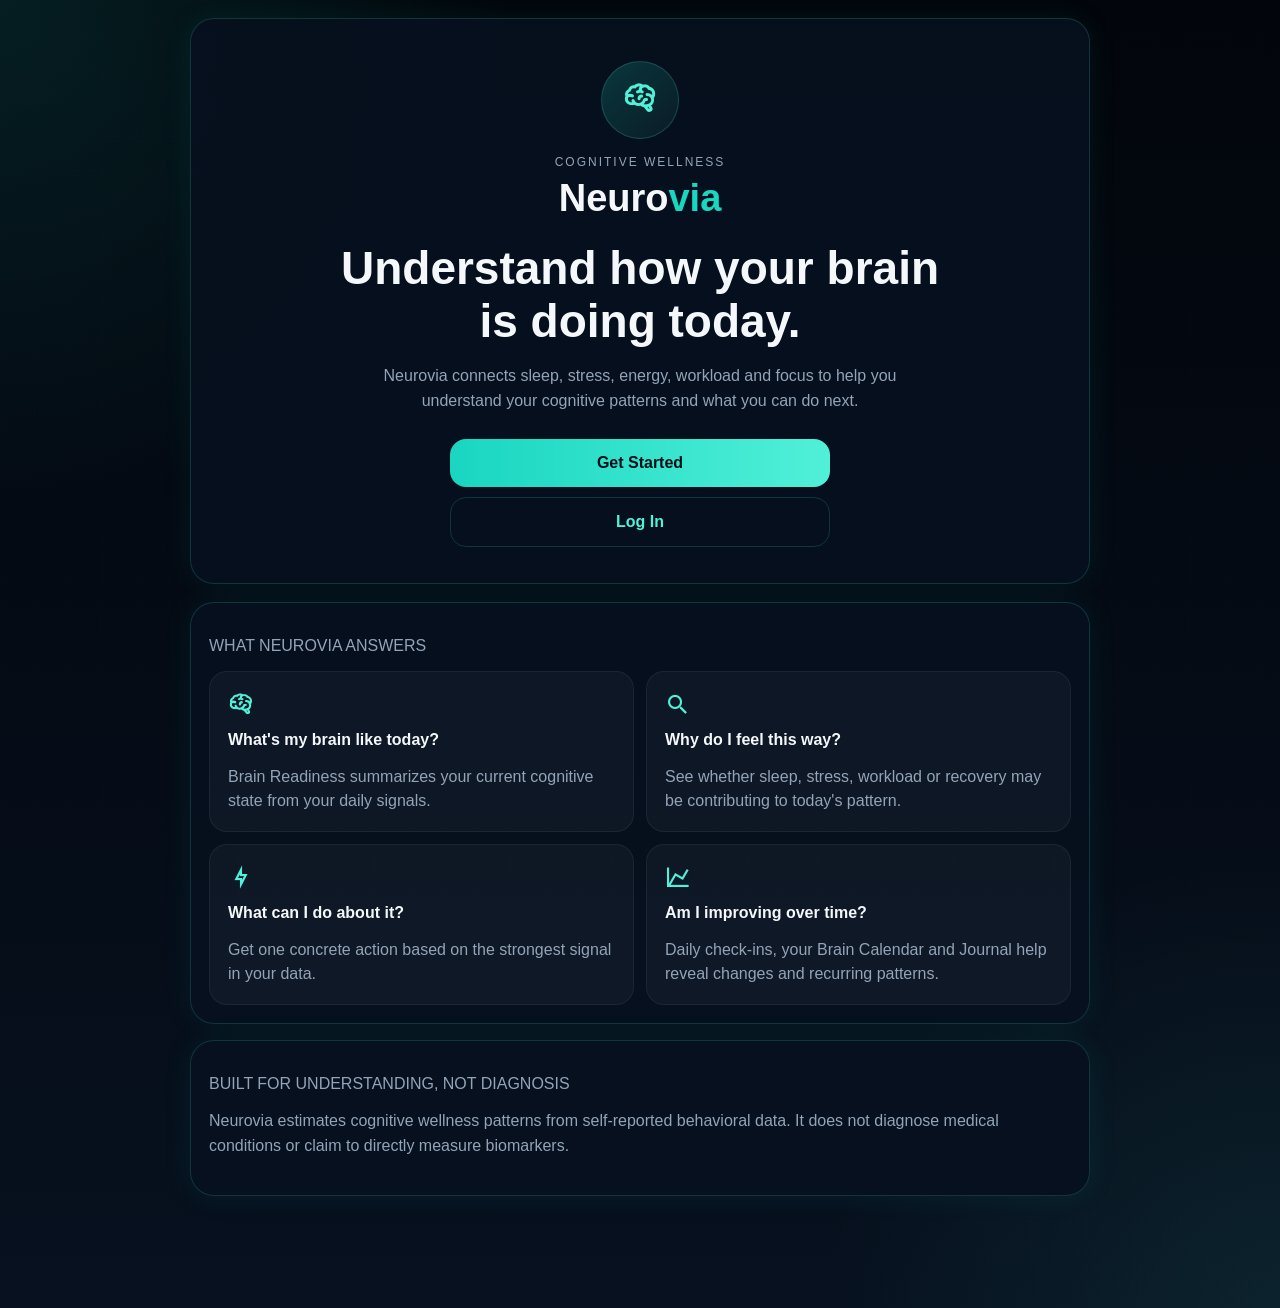
<file: weekly-checkin.html>
<!DOCTYPE html>
<html lang="en">
<head>
  <meta charset="UTF-8" />
  <meta name="viewport" content="width=device-width, initial-scale=1.0" />
  <title>Weekly Check-In - Neurovia</title>
  <link rel="stylesheet" href="css/materialdesignicons.min.css" />
  <link rel="stylesheet" href="css/personalizado.css" />
</head>
<body>
  <div class="grid-overlay"></div>
  <div class="screen-container">
    <div class="hero-card" style="max-width:520px;margin:auto;">
      <h1 class="section-title">Weekly Check-In</h1>
      <p class="section-subtitle">Tell us how this week felt overall. This helps the app connect your data to your real experience.</p>

      <form id="weeklyCheckinForm">
        <div class="input-row">
          <label>How was your energy this week?</label>
          <div class="input-box">
            <select id="energyWeek">
              <option value="Better">Better</option>
              <option value="Same">Same</option>
              <option value="Worse">Worse</option>
            </select>
          </div>
        </div>

        <div class="input-row">
          <label>How was your focus this week?</label>
          <div class="input-box">
            <select id="focusWeek">
              <option value="Better">Better</option>
              <option value="Same">Same</option>
              <option value="Worse">Worse</option>
            </select>
          </div>
        </div>

        <div class="input-row">
          <label>How was your stress this week?</label>
          <div class="input-box">
            <select id="stressWeek">
              <option value="Lower">Lower</option>
              <option value="Same">Same</option>
              <option value="Higher">Higher</option>
            </select>
          </div>
        </div>

        <div class="input-row">
          <label>What felt like your biggest issue this week?</label>
          <div class="input-box">
            <input id="mainIssueWeek" type="text" placeholder="Example: waking up tired" />
          </div>
        </div>

        <button class="primary-btn" type="submit">Save weekly check-in</button>
        <button class="secondary-btn" type="button" onclick="window.location.href='dashboard.html'">Back to dashboard</button>
        <p id="weeklyCheckinMessage" class="message-text"></p>
      </form>
    </div>
  </div>

  <script src="js/storage.js"></script>
  <script src="js/weekly-checkin.js"></script>
</body>
</html>
</file>
<file: css/personalizado.css>
:root {
  --bg-main: #030712;
  --bg-secondary: #07111f;
  --card-bg: rgba(7, 17, 31, 0.92);
  --text-main: #f4f8fb;
  --text-soft: #93a4b8;
  --accent: #19d6c1;
  --accent-2: #51f0d8;
  --line: rgba(85, 242, 215, 0.16);
  --danger: #ff7b7b;
  --good: #34d399;
  --warn: #fbbf24;
  --bad: #fb7185;
}

* {
  box-sizing: border-box;
}

html,
body {
  margin: 0;
  padding: 0;
  min-height: 100%;
  font-family: Arial, Helvetica, sans-serif;

  background:
    radial-gradient(
      circle at top left,
      rgba(28, 213, 194, 0.12),
      transparent 28%
    ),
    radial-gradient(
      circle at bottom right,
      rgba(71, 242, 215, 0.08),
      transparent 25%
    ),
    linear-gradient(
      180deg,
      #02050b 0%,
      #07111f 100%
    );

  color: var(--text-main);
}

button,
input,
select,
textarea {
  font-family: inherit;
}

.screen-container {
  min-height: 100vh;
  padding: 18px 18px 96px;
  position: relative;
  overflow-x: hidden;
}

.grid-overlay {
  position: fixed;
  inset: 0;

  background-image:
    linear-gradient(
      rgba(35,82,108,0.12) 1px,
      transparent 1px
    ),
    linear-gradient(
      90deg,
      rgba(35,82,108,0.12) 1px,
      transparent 1px
    );

  background-size: 34px 34px;
  opacity: 0.22;
  pointer-events: none;
  z-index: 0;
}

.hero-card,
.card {
  position: relative;
  z-index: 1;

  background: var(--card-bg);

  border:
    1px solid
    var(--line);

  border-radius: 24px;

  box-shadow:
    0 0 30px
    rgba(25,214,193,0.08);
}

.hero-card {
  padding: 22px;
  margin-bottom: 18px;
}

.card {
  padding: 18px;
  margin-bottom: 16px;
}

.logo-circle {
  width: 78px;
  height: 78px;
  border-radius: 50%;

  display: flex;
  align-items: center;
  justify-content: center;

  background:
    linear-gradient(
      135deg,
      rgba(25,214,193,0.2),
      rgba(81,240,216,0.06)
    );

  border:
    1px solid
    rgba(81,240,216,0.18);

  margin:
    0 auto 16px;
}

.logo-circle i {
  font-size: 36px;
  color: var(--accent-2);
}

.brand-title {
  font-size: 38px;
  margin: 0;
  font-weight: 800;
  text-align: center;
}

.brand-title span {
  color: var(--accent);
}

.brand-subtitle {
  color: var(--text-soft);
  line-height: 1.55;
  text-align: center;
}

.input-row {
  margin-bottom: 14px;
}

.input-row label {
  display: block;
  margin-bottom: 8px;
  font-size: 14px;
}

.input-box {
  display: flex;
  align-items: center;
  gap: 10px;

  min-height: 56px;
  padding: 0 14px;

  border-radius: 16px;

  border:
    1px solid
    var(--line);

  background:
    rgba(8,18,34,0.85);
}

.input-box i {
  color: var(--accent);
  font-size: 22px;
}

.input-box input,
.input-box select,
.input-box textarea {
  flex: 1;
  width: 100%;

  background: transparent;
  color: var(--text-main);

  border: none;
  outline: none;

  font-size: 15px;
}

.input-box textarea {
  resize: vertical;
  padding: 14px 0;
}

.input-box select option {
  background: #07111f;
  color: var(--text-main);
}

.primary-btn,
.secondary-btn,
.ghost-btn {
  width: 100%;
  border: none;
  border-radius: 16px;

  padding: 15px 16px;

  font-size: 16px;
  font-weight: 700;

  cursor: pointer;
}

.primary-btn {
  background:
    linear-gradient(
      90deg,
      var(--accent),
      var(--accent-2)
    );

  color: #041018;
}

.secondary-btn {
  background: transparent;

  border:
    1px solid
    var(--line);

  color: var(--accent-2);
}

.ghost-btn {
  background:
    rgba(255,255,255,0.04);

  color: var(--text-main);
}

.message-text {
  min-height: 20px;
  margin-top: 12px;

  color: var(--accent-2);

  text-align: center;
}

.message-text.error {
  color: var(--danger);
}

.progress-dots {
  display: grid;

  grid-template-columns:
    repeat(18, 1fr);

  gap: 4px;

  margin-bottom: 16px;
}

.progress-dot {
  height: 8px;
  border-radius: 999px;

  background:
    rgba(255,255,255,0.12);
}

.progress-dot.active {
  background:
    linear-gradient(
      90deg,
      var(--accent),
      var(--accent-2)
    );

  box-shadow:
    0 0 10px
    rgba(81,240,216,0.35);
}

.question-title {
  font-size: 25px;
  line-height: 1.35;

  text-align: center;

  margin-top: 0;
}

.question-subtitle,
.muted {
  color: var(--text-soft);
}

.options-list {
  display: grid;
  gap: 12px;
}

.option-btn {
  width: 100%;
  text-align: left;

  min-height: 56px;

  border-radius: 16px;

  border:
    1px solid
    var(--line);

  background:
    rgba(8,18,34,0.85);

  color: var(--text-main);

  padding: 14px 16px;

  font-size: 15px;

  cursor: pointer;
}

.option-btn.selected {
  border-color:
    rgba(81,240,216,0.65);

  background:
    rgba(25,214,193,0.16);
}

.row {
  display: grid;
  gap: 12px;
}

.row.two {
  grid-template-columns:
    repeat(2, 1fr);
}

.metric-card {
  padding: 16px;

  border-radius: 18px;

  background:
    rgba(255,255,255,0.04);

  border:
    1px solid
    rgba(255,255,255,0.06);
}

.metric-label {
  font-size: 13px;
  color: var(--text-soft);

  text-transform: uppercase;
  letter-spacing: 1px;
}

.metric-value {
  font-size: 34px;
  margin-top: 8px;
  font-weight: 800;
}

.score-good {
  color: var(--good);
}

.score-stable {
  color: var(--warn);
}

.score-bad {
  color: var(--bad);
}

.bar-wrap {
  margin-top: 10px;
}

.bar-label {
  display: flex;
  justify-content: space-between;

  font-size: 14px;

  margin-bottom: 6px;
}

.bar-bg {
  height: 10px;

  border-radius: 999px;

  background:
    rgba(255,255,255,0.08);

  overflow: hidden;
}

.bar-fill {
  height: 100%;

  border-radius: 999px;

  background:
    linear-gradient(
      90deg,
      var(--accent),
      var(--accent-2)
    );
}

.compare-box {
  margin-top: 14px;
  padding: 14px;

  border-radius: 16px;

  background:
    rgba(255,255,255,0.03);
}

.tabbar {
  position: fixed;

  left: 0;
  right: 0;
  bottom: 0;

  display: grid;

  grid-template-columns:
    repeat(4, 1fr);

  gap: 8px;

  padding:
    10px
    10px
    calc(
      10px +
      env(safe-area-inset-bottom)
    );

  background:
    rgba(9,14,24,0.96);

  border-top:
    1px solid
    rgba(255,255,255,0.08);

  backdrop-filter:
    blur(8px);

  z-index: 10;
}

.tab-btn {
  border: none;

  background:
    transparent;

  color:
    var(--text-soft);

  padding:
    10px 6px;

  border-radius: 14px;

  font-size: 12px;

  cursor: pointer;
}

.tab-btn i {
  display: block;

  font-size: 22px;

  margin-bottom: 4px;
}

.tab-btn.active {
  color:
    var(--accent-2);

  background:
    rgba(25,214,193,0.08);
}

.hidden {
  display: none !important;
}

.section-title {
  font-size: 28px;

  margin:
    0 0 8px;
}

.section-subtitle {
  margin:
    0 0 18px;

  color:
    var(--text-soft);

  line-height: 1.55;
}

.recommendation-card {
  padding: 18px;

  border-radius: 20px;

  background:
    rgba(255,255,255,0.04);

  border:
    1px solid
    var(--line);

  margin-bottom: 14px;
}

.recommendation-card h3 {
  margin-top: 0;
}

.profile-grid {
  display: grid;
  gap: 12px;
}

.profile-item {
  padding: 14px;

  border-radius: 16px;

  background:
    rgba(255,255,255,0.04);
}

.date-edit-row {
  display: grid;
  gap: 12px;

  margin:
    14px 0;
}

.legend-row {
  display: flex;
  gap: 18px;
  flex-wrap: wrap;

  margin:
    12px 0 4px;
}

.legend-item {
  display: flex;
  align-items: center;
  gap: 8px;

  color:
    var(--text-soft);

  font-size: 14px;
}

.legend-color {
  width: 14px;
  height: 14px;

  border-radius: 4px;
}

.legend-blue {
  background: #4da3ff;
}

.legend-green {
  background: #57f0c8;
}

.locked-field {
  opacity: 0.68;
  pointer-events: none;
}

.hidden-btn {
  display: none;
}

.mini-btn {
  border:
    1px solid
    var(--line);

  background:
    transparent;

  color:
    var(--accent-2);

  border-radius: 12px;

  padding:
    10px 12px;

  font-size: 13px;

  cursor: pointer;

  width: auto;
}

.profile-actions {
  display: grid;
  gap: 10px;

  margin-top: 16px;
}

.info-table {
  display: grid;
  gap: 10px;
}

.info-row {
  padding: 14px;

  border-radius: 16px;

  background:
    rgba(255,255,255,0.04);

  border:
    1px solid
    rgba(255,255,255,0.05);
}

.chart-box {
  margin-top: 16px;

  padding: 14px;

  border-radius: 18px;

  background:
    rgba(255,255,255,0.03);

  border:
    1px solid
    rgba(255,255,255,0.05);
}

.subtle-divider {
  height: 1px;

  background:
    rgba(255,255,255,0.08);

  margin:
    18px 0;
}


/* =========================
   DAILY DASHBOARD
   ========================= */

.brain-readiness-number {
  font-size: 76px;
  line-height: 1;

  font-weight: 900;

  letter-spacing: -4px;

  margin:
    18px 0 10px;

  background:
    linear-gradient(
      135deg,
      #ffffff,
      var(--accent-2)
    );

  -webkit-background-clip:
    text;

  -webkit-text-fill-color:
    transparent;
}

.signal-grid {
  display: grid;

  grid-template-columns:
    repeat(2, 1fr);

  gap: 10px;
}

.signal-grid > div {
  padding: 14px;

  border-radius: 16px;

  background:
    rgba(255,255,255,0.04);

  border:
    1px solid
    rgba(255,255,255,0.06);
}

.signal-grid span {
  display: block;

  color:
    var(--text-soft);

  font-size: 12px;

  text-transform:
    uppercase;

  letter-spacing:
    0.8px;

  margin-bottom:
    7px;
}

.signal-grid strong {
  font-size: 20px;
}

.recovery-action {
  margin-top: 14px;

  padding: 16px;

  border-radius: 16px;

  background:
    rgba(25,214,193,0.08);

  border:
    1px solid
    rgba(81,240,216,0.16);

  line-height: 1.55;
}


/* =========================
   BRAIN CALENDAR
   ========================= */

.brain-calendar-list {
  display: grid;
  gap: 12px;
}

.calendar-day-card {
  padding: 16px;

  border-radius: 18px;

  background:
    rgba(255,255,255,0.035);

  border:
    1px solid
    rgba(255,255,255,0.07);
}

.calendar-day-top {
  display: flex;
  align-items: center;
  justify-content:
    space-between;

  gap: 12px;

  margin-bottom: 12px;
}

.risk-pill {
  padding:
    6px 10px;

  border-radius: 999px;

  font-size: 11px;

  font-weight: 800;

  text-transform:
    uppercase;

  letter-spacing:
    0.8px;
}

.risk-low {
  border-color:
    rgba(52,211,153,0.22);
}

.risk-low .risk-pill {
  color: #34d399;

  background:
    rgba(52,211,153,0.10);
}

.risk-moderate {
  border-color:
    rgba(251,191,36,0.30);
}

.risk-moderate .risk-pill {
  color: #fbbf24;

  background:
    rgba(251,191,36,0.10);
}

.risk-high {
  border-color:
    rgba(251,113,133,0.35);

  box-shadow:
    0 0 25px
    rgba(251,113,133,0.06);
}

.risk-high .risk-pill {
  color: #fb7185;

  background:
    rgba(251,113,133,0.12);
}

.calendar-event {
  display: flex;

  justify-content:
    space-between;

  align-items: center;

  gap: 12px;

  padding:
    11px 0;

  border-top:
    1px solid
    rgba(255,255,255,0.05);
}

.delete-event-btn,
.delete-journal-btn {
  width: 34px;
  height: 34px;

  flex:
    0 0 34px;

  border: none;

  border-radius: 50%;

  background:
    rgba(251,113,133,0.10);

  color: #fb7185;

  font-size: 20px;

  cursor: pointer;
}

.calendar-warning {
  margin-top: 12px;

  padding: 12px;

  border-radius: 14px;

  background:
    rgba(251,191,36,0.06);

  color:
    var(--text-soft);

  line-height: 1.5;

  font-size: 14px;
}


/* =========================
   BRAIN JOURNAL
   ========================= */

.journal-tags {
  display: flex;
  flex-wrap: wrap;

  gap: 8px;
}

.journal-tag input {
  display: none;
}

.journal-tag span {
  display: block;

  padding:
    9px 12px;

  border-radius:
    999px;

  border:
    1px solid
    var(--line);

  color:
    var(--text-soft);

  font-size: 13px;

  cursor: pointer;
}

.journal-tag input:checked + span {
  color:
    var(--accent-2);

  background:
    rgba(25,214,193,0.14);

  border-color:
    rgba(81,240,216,0.5);
}

.pattern-card {
  padding: 15px;

  margin-top: 10px;

  border-radius: 16px;

  background:
    rgba(25,214,193,0.055);

  border:
    1px solid
    rgba(81,240,216,0.12);
}

.pattern-card p {
  margin-bottom: 0;

  color:
    var(--text-soft);

  line-height: 1.5;
}

.journal-entry {
  padding:
    15px 0;

  border-bottom:
    1px solid
    rgba(255,255,255,0.07);
}

.journal-entry:last-child {
  border-bottom: none;
}

.journal-entry-top {
  display: flex;

  align-items: center;

  justify-content:
    space-between;
}

.journal-entry p {
  color:
    var(--text-soft);

  line-height: 1.5;
}

.journal-tag-row {
  display: flex;
  flex-wrap: wrap;

  gap: 6px;
}

.journal-tag-row span {
  padding:
    6px 9px;

  border-radius:
    999px;

  font-size: 11px;

  background:
    rgba(81,240,216,0.08);

  color:
    var(--accent-2);
}


/* =========================
   PUBLIC LANDING PAGE
   ========================= */

.landing-shell {
  max-width: 900px;

  margin:
    0 auto;
}

.landing-hero {
  text-align: center;

  padding-top: 42px;

  padding-bottom: 36px;
}

.landing-label {
  font-size: 12px;

  letter-spacing: 2px;

  margin-bottom: 8px;
}

.landing-headline {
  max-width: 620px;

  margin:
    22px auto 12px;

  font-size: 32px;

  line-height: 1.15;
}

.landing-hero
.brand-subtitle {
  max-width: 590px;

  margin-left: auto;

  margin-right: auto;
}

.landing-actions {
  display: grid;

  gap: 10px;

  max-width: 380px;

  margin:
    26px auto 0;
}

.landing-question-grid {
  display: grid;

  gap: 12px;
}

.landing-question {
  padding: 18px;

  border-radius: 18px;

  background:
    rgba(255,255,255,0.035);

  border:
    1px solid
    rgba(255,255,255,0.06);
}

.landing-question i {
  display: block;

  color:
    var(--accent-2);

  font-size: 26px;

  margin-bottom: 10px;
}

.landing-question strong {
  font-size: 16px;
}

.landing-question p {
  color:
    var(--text-soft);

  line-height: 1.5;

  margin-bottom: 0;
}


/* =========================
   RESPONSIVE
   ========================= */

@media (min-width: 768px) {

  .screen-container {
    max-width: 960px;
    margin: 0 auto;
  }

  .row.two {
    grid-template-columns:
      repeat(4, 1fr);
  }

  .signal-grid {
    grid-template-columns:
      repeat(5, 1fr);
  }

  .brain-readiness-number {
    font-size: 92px;
  }

  .landing-headline {
    font-size: 46px;
  }

  .landing-question-grid {
    grid-template-columns:
      repeat(2, 1fr);
  }

}
/* =========================================
   NEUROVIA - IMPROVEMENT / CALENDAR UPDATE
   ========================================= */


/* Five bottom tabs */

.tabbar {
  grid-template-columns:
    repeat(5, 1fr);
}

.tab-btn {
  padding:
    9px 3px;
}


/* =========================================
   FIVE-LEVEL OVERLOAD SYSTEM
   ========================================= */

.risk-super-light {
  border-color:
    rgba(59, 130, 246, 0.38);
}

.risk-super-light .risk-pill {
  color:
    #60a5fa;

  background:
    rgba(59, 130, 246, 0.13);
}


.risk-light {
  border-color:
    rgba(52, 211, 153, 0.34);
}

.risk-light .risk-pill {
  color:
    #34d399;

  background:
    rgba(52, 211, 153, 0.12);
}


.risk-moderate {
  border-color:
    rgba(250, 204, 21, 0.40);
}

.risk-moderate .risk-pill {
  color:
    #facc15;

  background:
    rgba(250, 204, 21, 0.12);
}


.risk-high {
  border-color:
    rgba(234, 88, 12, 0.48);

  box-shadow:
    0 0 24px
    rgba(234, 88, 12, 0.06);
}

.risk-high .risk-pill {
  color:
    #f97316;

  background:
    rgba(234, 88, 12, 0.13);
}


.risk-super-high {
  border-color:
    rgba(220, 20, 60, 0.52);

  box-shadow:
    0 0 28px
    rgba(220, 20, 60, 0.08);
}

.risk-super-high .risk-pill {
  color:
    #ff3158;

  background:
    rgba(220, 20, 60, 0.15);
}


.overload-legend {
  display: flex;
  flex-wrap: wrap;
  gap: 8px;
}

.overload-legend span {
  padding:
    8px 11px;

  border-radius:
    999px;

  font-size:
    12px;

  font-weight:
    700;
}

.legend-super-light {
  color:
    #60a5fa;

  background:
    rgba(59, 130, 246, 0.13);
}

.legend-light {
  color:
    #34d399;

  background:
    rgba(52, 211, 153, 0.12);
}

.legend-moderate {
  color:
    #facc15;

  background:
    rgba(250, 204, 21, 0.12);
}

.legend-high {
  color:
    #f97316;

  background:
    rgba(234, 88, 12, 0.13);
}

.legend-super-high {
  color:
    #ff3158;

  background:
    rgba(220, 20, 60, 0.15);
}


.field-help {
  margin:
    8px 2px 0;

  color:
    var(--text-soft);

  font-size:
    12px;

  line-height:
    1.45;
}


.calendar-recovery {
  margin-top:
    10px;

  padding:
    12px;

  border-radius:
    14px;

  background:
    rgba(25, 214, 193, 0.07);

  border:
    1px solid
    rgba(81, 240, 216, 0.14);

  color:
    var(--text-soft);

  font-size:
    13px;

  line-height:
    1.5;
}

.calendar-recovery strong {
  color:
    var(--accent-2);
}


/* =========================================
   IMPROVEMENT
   ========================================= */

.improvement-metrics {
  margin-bottom:
    16px;
}

.improvement-metrics
.metric-value {
  font-size:
    22px;

  text-transform:
    capitalize;
}


.improvement-steps {
  display:
    grid;

  gap:
    10px;

  margin-top:
    18px;
}

.improvement-step {
  display:
    flex;

  align-items:
    flex-start;

  gap:
    10px;

  padding:
    12px;

  border-radius:
    14px;

  background:
    rgba(255,255,255,0.035);

  line-height:
    1.5;
}

.improvement-step i {
  flex:
    0 0 auto;

  color:
    var(--accent-2);

  font-size:
    19px;

  margin-top:
    1px;
}


.trend-chart-scroll {
  width:
    100%;

  overflow-x:
    auto;

  -webkit-overflow-scrolling:
    touch;

  margin-top:
    12px;
}

.trend-chart {
  display:
    block;

  width:
    100%;

  min-width:
    650px;

  height:
    auto;
}


.chart-grid-line {
  stroke:
    rgba(255,255,255,0.08);

  stroke-width:
    1;
}

.chart-axis-text {
  fill:
    #93a4b8;

  font-size:
    11px;
}


.trend-line {
  fill:
    none;

  stroke-width:
    4;

  stroke-linecap:
    round;

  stroke-linejoin:
    round;
}


.chart-readiness {
  stroke:
    #51f0d8;
}

.chart-recovery {
  stroke:
    #60a5fa;
}

.chart-load {
  stroke:
    #f97316;
}

.chart-focus {
  stroke:
    #c084fc;
}


.chart-legend {
  display:
    flex;

  flex-wrap:
    wrap;

  gap:
    8px;

  margin-top:
    14px;
}

.chart-legend span {
  padding:
    7px 10px;

  border-radius:
    999px;

  font-size:
    11px;

  font-weight:
    700;
}


.legend-readiness {
  color:
    #51f0d8;

  background:
    rgba(81,240,216,0.10);
}

.legend-recovery {
  color:
    #60a5fa;

  background:
    rgba(96,165,250,0.10);
}

.legend-load {
  color:
    #f97316;

  background:
    rgba(249,115,22,0.10);
}

.legend-focus {
  color:
    #c084fc;

  background:
    rgba(192,132,252,0.10);
}


.chart-empty {
  padding:
    28px 16px;

  border-radius:
    16px;

  background:
    rgba(255,255,255,0.03);

  color:
    var(--text-soft);

  text-align:
    center;

  line-height:
    1.5;
}


.weekday-bars {
  display:
    grid;

  gap:
    11px;

  margin-top:
    18px;
}

.weekday-row {
  display:
    grid;

  grid-template-columns:
    34px 1fr 32px;

  align-items:
    center;

  gap:
    9px;

  font-size:
    12px;
}

.weekday-row > span {
  color:
    var(--text-soft);
}

.weekday-row > strong {
  text-align:
    right;
}


.weekday-bar-bg {
  height:
    8px;

  border-radius:
    999px;

  background:
    rgba(255,255,255,0.07);

  overflow:
    hidden;
}

.weekday-bar-fill {
  height:
    100%;

  border-radius:
    999px;

  background:
    linear-gradient(
      90deg,
      var(--accent),
      #facc15,
      #f97316
    );
}


.personal-recovery-card {
  border-color:
    rgba(81,240,216,0.24);
}


/* =========================================
   NEW JOURNAL
   ========================================= */

.journal-group {
  padding:
    16px;

  border-radius:
    18px;

  margin-bottom:
    16px;

  background:
    rgba(255,255,255,0.025);

  border:
    1px solid
    rgba(255,255,255,0.06);
}

.journal-group-title {
  margin:
    0 0 4px;

  font-weight:
    800;

  font-size:
    17px;
}


.stress-tag
input:checked + span {
  color:
    #ff9b72;

  background:
    rgba(249,115,22,0.13);

  border-color:
    rgba(249,115,22,0.40);
}


.recovery-tag
input:checked + span {
  color:
    var(--accent-2);

  background:
    rgba(25,214,193,0.14);

  border-color:
    rgba(81,240,216,0.50);
}


.journal-entry-label {
  margin:
    13px 0 7px;

  color:
    var(--text-soft);

  font-size:
    11px;

  text-transform:
    uppercase;

  letter-spacing:
    1px;
}


.stress-tag-row span {
  color:
    #ff9b72;

  background:
    rgba(249,115,22,0.10);
}


.recovery-tag-row span {
  color:
    var(--accent-2);

  background:
    rgba(81,240,216,0.08);
}


/* =========================================
   PROFILE
   ========================================= */

.profile-title-row {
  display:
    flex;

  align-items:
    center;

  justify-content:
    space-between;

  gap:
    12px;

  margin-bottom:
    14px;
}

.profile-title-row h2 {
  margin:
    0;
}


/* =========================================
   MOBILE
   ========================================= */

@media (max-width: 520px) {

  .tab-btn {
    font-size:
      10px;
  }

  .tab-btn i {
    font-size:
      20px;
  }

  .improvement-metrics {
    grid-template-columns:
      repeat(2, 1fr);
  }

  .profile-title-row {
    align-items:
      flex-start;

    flex-direction:
      column;
  }

}
/* =========================================
   IMPROVEMENT — PERSONAL PATTERNS
   ========================================= */

.personal-pattern-grid {
  display: grid;
  grid-template-columns: repeat(2, minmax(0, 1fr));
  gap: 14px;
  margin-top: 14px;
  margin-bottom: 16px;
}

.personal-pattern-card {
  margin: 0;
}

.pattern-comparison {
  display: grid;
  grid-template-columns: repeat(2, minmax(0, 1fr));
  gap: 10px;
  margin: 16px 0;
}

.pattern-comparison span {
  display: flex;
  flex-direction: column;
  gap: 5px;

  padding: 12px;

  border: 1px solid rgba(255, 255, 255, 0.08);
  border-radius: 14px;

  background:
    rgba(255, 255, 255, 0.025);

  color: var(--text-soft);
  font-size: 12px;
  line-height: 1.45;
}

.pattern-comparison strong {
  color: var(--text-main);
  font-size: 20px;
}

.pattern-positive {
  border-color:
    rgba(25, 214, 193, 0.24);
}

.pattern-neutral {
  border-color:
    rgba(147, 164, 184, 0.15);
}

/* =========================================
   MOBILE
   ========================================= */

@media (max-width: 700px) {

  .personal-pattern-grid {
    grid-template-columns: 1fr;
  }

  .pattern-comparison {
    grid-template-columns: 1fr;
  }

}
</file>
